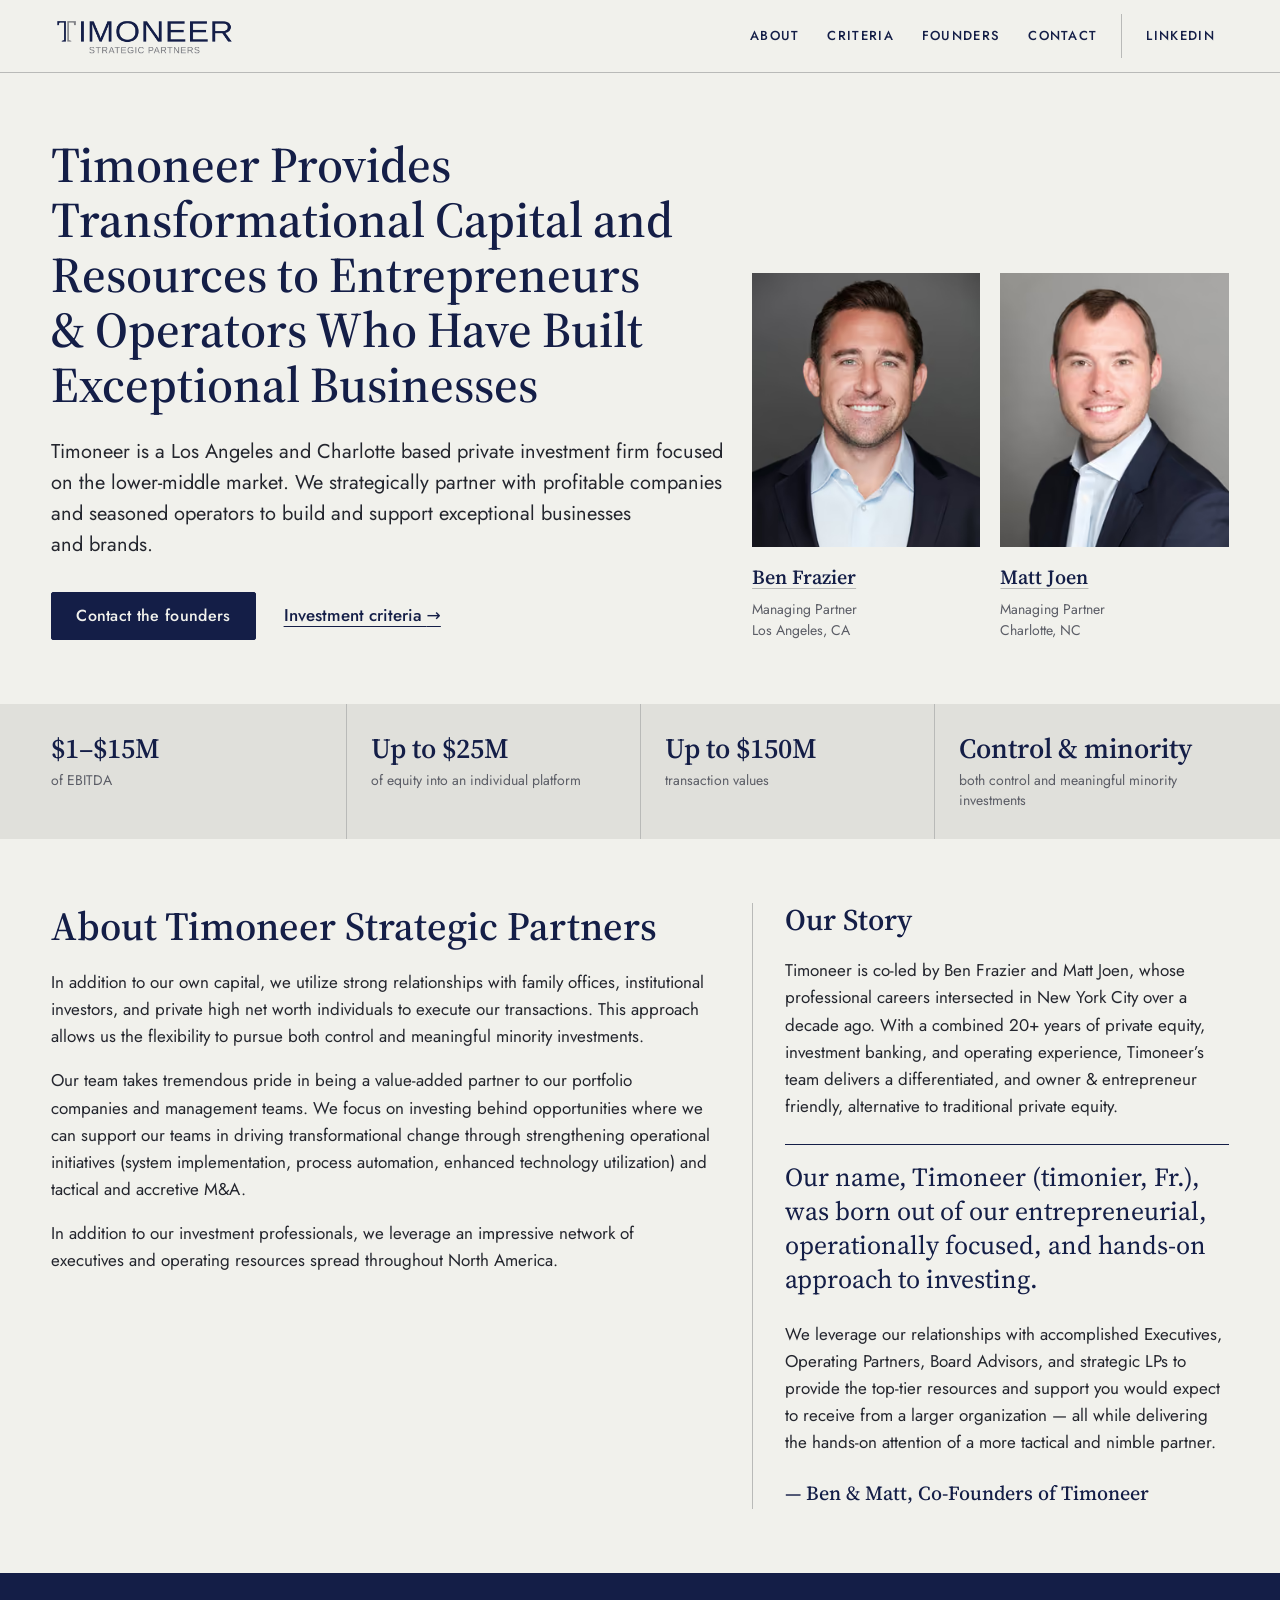
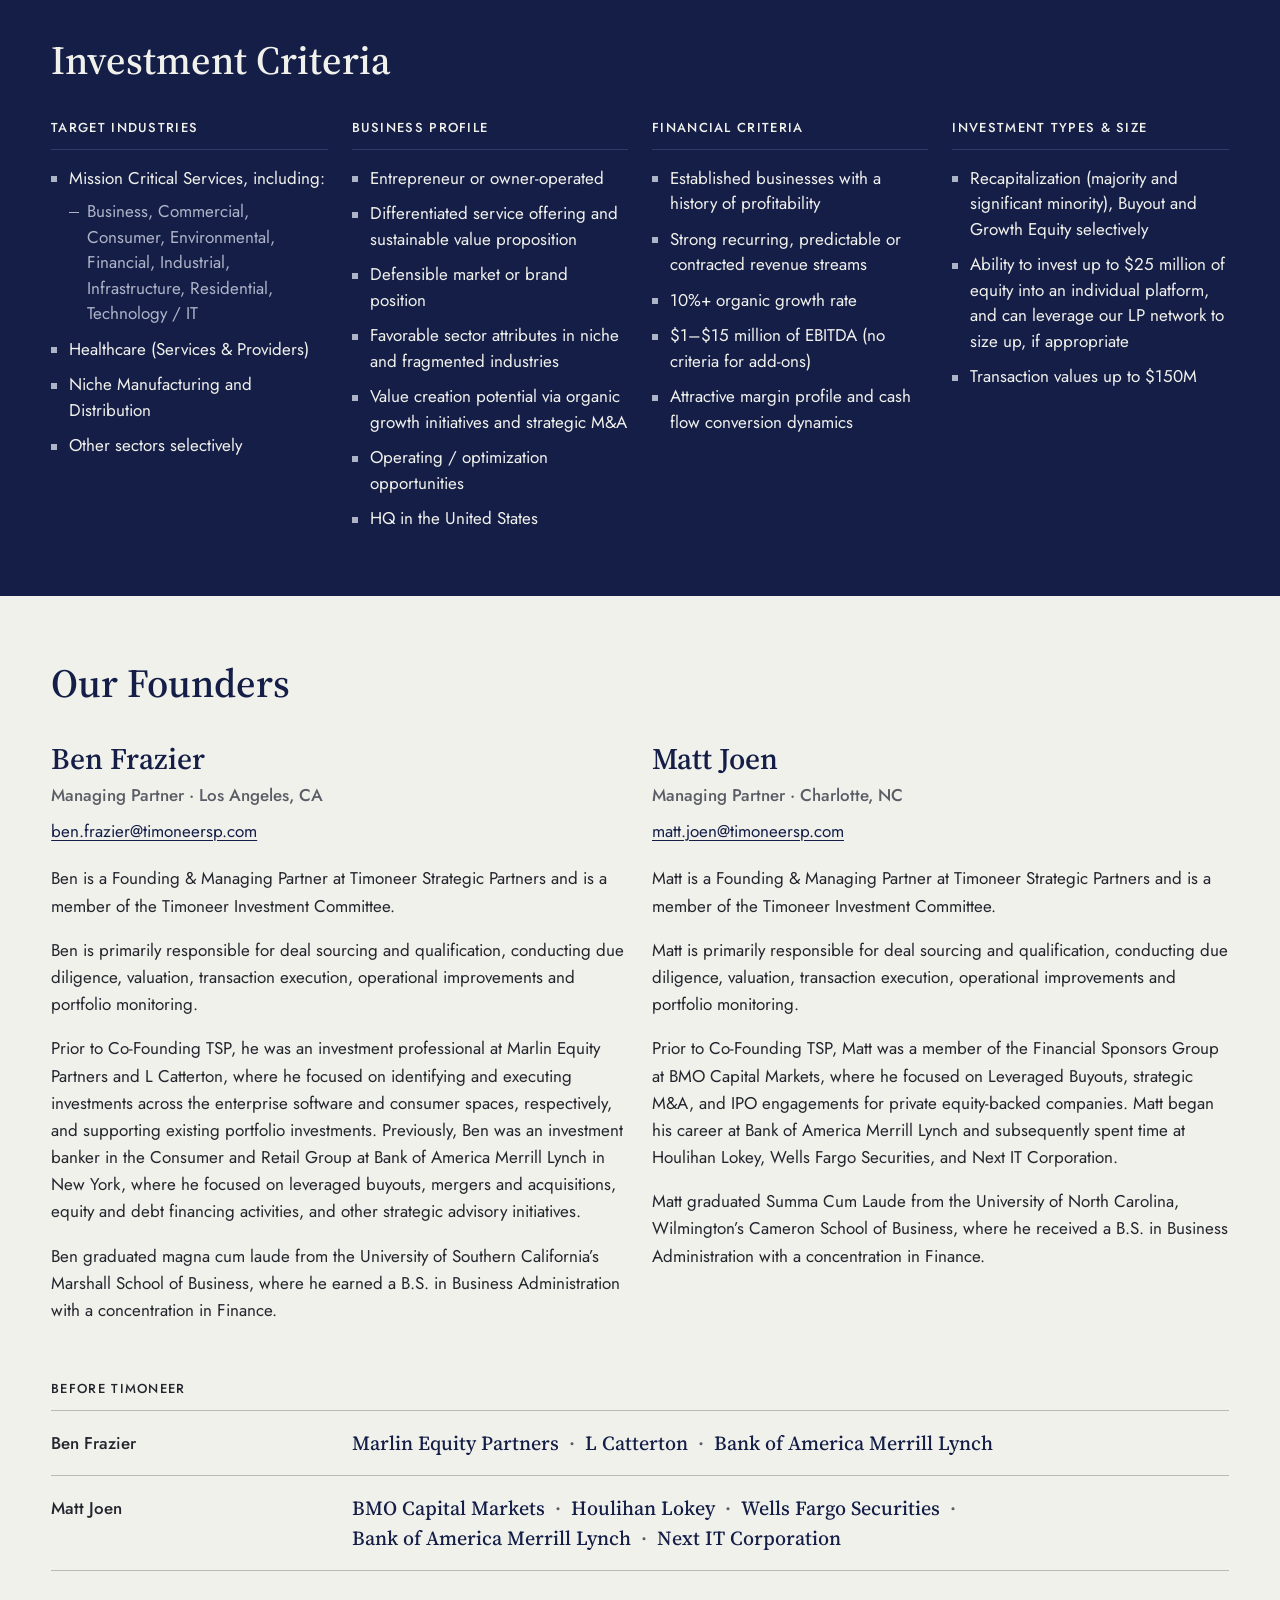
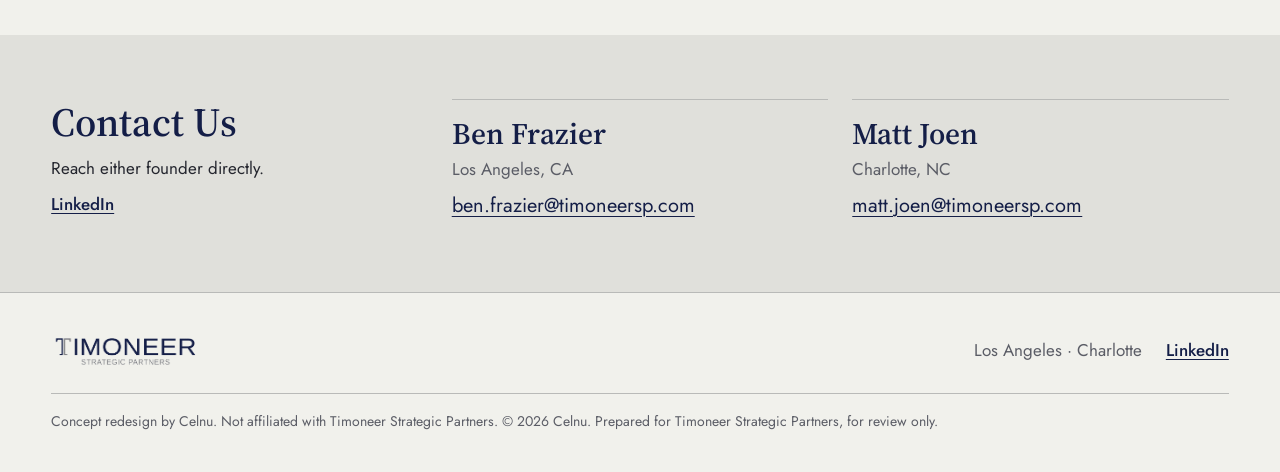
<file: timoneer/index.html>
<!DOCTYPE html><html lang="en"><head><meta charset="utf-8"><meta name="viewport" content="width=device-width, initial-scale=1"><!-- Concept only: keep out of search engines (CLAUDE.md §1, §8) --><meta name="robots" content="noindex, nofollow"><title>Timoneer Strategic Partners</title><!-- No firm favicon exists; an empty icon stops the default /favicon.ico request --><link rel="icon" href="data:,"><!-- Preload the Latin subsets so the font swap doesn't shift the layout --><link rel="preload" href="/timoneer/_astro/jost-latin-wght-normal.ObQm3Zd1.woff2" as="font" type="font/woff2" crossorigin><link rel="preload" href="/timoneer/_astro/source-serif-4-latin-opsz-normal.BpEBLj1O.woff2" as="font" type="font/woff2" crossorigin><script>document.documentElement.classList.add('js');</script><link rel="stylesheet" href="/timoneer/_astro/index.BOr5cdcN.css"></head><body><a class="skip-link" href="#main" data-astro-cid-fzpbxy5g>Skip to content</a><header class="site-header" data-astro-cid-fzpbxy5g><div class="wrap site-header__inner" data-astro-cid-fzpbxy5g><a class="site-header__logo" href="#top" data-astro-cid-fzpbxy5g><img src="/timoneer/_astro/timoneer-logo.DxAEr-yx.gif" width="682" height="174" alt="Timoneer Strategic Partners" data-astro-cid-fzpbxy5g></a><nav class="site-nav" data-astro-cid-fzpbxy5g><button class="site-nav__toggle label" type="button" aria-expanded="false" aria-controls="site-menu" data-astro-cid-fzpbxy5g>Menu</button><ul class="site-nav__list" id="site-menu" data-astro-cid-fzpbxy5g><li data-astro-cid-fzpbxy5g><a class="label" href="#about" data-astro-cid-fzpbxy5g>About</a></li><li data-astro-cid-fzpbxy5g><a class="label" href="#criteria" data-astro-cid-fzpbxy5g>Criteria</a></li><li data-astro-cid-fzpbxy5g><a class="label" href="#founders" data-astro-cid-fzpbxy5g>Founders</a></li><li data-astro-cid-fzpbxy5g><a class="label" href="#contact" data-astro-cid-fzpbxy5g>Contact</a></li><li class="site-nav__external" data-astro-cid-fzpbxy5g><a class="label" href="https://www.linkedin.com/company/timoneer-strategic-partners" data-astro-cid-fzpbxy5g>LinkedIn</a></li></ul></nav></div></header><script type="module">var e=document.querySelector(`.site-nav__toggle`),t=document.getElementById(`site-menu`);if(e&&t){let n=n=>{e.setAttribute(`aria-expanded`,String(n)),t.classList.toggle(`is-open`,n)},r=()=>e.getAttribute(`aria-expanded`)===`true`;e.addEventListener(`click`,()=>n(!r())),t.addEventListener(`click`,e=>{e.target.closest(`a`)&&n(!1)}),document.addEventListener(`keydown`,t=>{t.key===`Escape`&&r()&&(n(!1),e.focus())})}</script><main id="main"><section class="hero" id="top" aria-labelledby="hero-title" data-astro-cid-ge2uvauf><div class="wrap grid hero__grid" data-astro-cid-ge2uvauf><div class="hero__text" data-astro-cid-ge2uvauf><h1 id="hero-title" data-astro-cid-ge2uvauf>Timoneer Provides Transformational Capital and Resources to Entrepreneurs &amp; Operators Who Have Built Exceptional Businesses</h1><p class="hero__lead" data-astro-cid-ge2uvauf>Timoneer is a Los Angeles and Charlotte based private investment firm focused on the lower-middle market. We strategically partner with profitable companies and seasoned operators to build and support exceptional businesses and brands.</p><div class="hero__actions" data-astro-cid-ge2uvauf><a class="button" href="#contact" data-astro-cid-ge2uvauf>Contact the founders</a><a class="text-link" href="#criteria" data-astro-cid-ge2uvauf>Investment criteria <span aria-hidden="true" data-astro-cid-ge2uvauf>→</span></a></div></div><div class="hero__portraits" data-astro-cid-ge2uvauf><figure class="portrait" data-astro-cid-ge2uvauf><picture data-astro-cid-ge2uvauf="true"><source srcset="/timoneer/_astro/ben-frazier--team.CeQ9M-hP_ZXloTG.avif 280w, /timoneer/_astro/ben-frazier--team.CeQ9M-hP_Z5qNRK.avif 420w, /timoneer/_astro/ben-frazier--team.CeQ9M-hP_VBN4e.avif 560w, /timoneer/_astro/ben-frazier--team.CeQ9M-hP_17D0Lf.avif 840w" type="image/avif" sizes="(min-width: 64rem) 240px, (min-width: 38rem) 262px, calc(50vw - 26px)"><source srcset="/timoneer/_astro/ben-frazier--team.CeQ9M-hP_Z4gdXL.webp 280w, /timoneer/_astro/ben-frazier--team.CeQ9M-hP_NDm3a.webp 420w, /timoneer/_astro/ben-frazier--team.CeQ9M-hP_1PGY09.webp 560w, /timoneer/_astro/ben-frazier--team.CeQ9M-hP_Z1nUicT.webp 840w" type="image/webp" sizes="(min-width: 64rem) 240px, (min-width: 38rem) 262px, calc(50vw - 26px)"><img src="/timoneer/_astro/ben-frazier--team.CeQ9M-hP_1R9yPW.jpg" srcset="/timoneer/_astro/ben-frazier--team.CeQ9M-hP_RHxTG.jpg 280w, /timoneer/_astro/ben-frazier--team.CeQ9M-hP_1KC8VC.jpg 420w, /timoneer/_astro/ben-frazier--team.CeQ9M-hP_Z2hvmUk.jpg 560w, /timoneer/_astro/ben-frazier--team.CeQ9M-hP_Z2qIOrh.jpg 840w" alt="Portrait of Ben Frazier" sizes="(min-width: 64rem) 240px, (min-width: 38rem) 262px, calc(50vw - 26px)" loading="eager" style="object-position: 50% 0%" data-astro-cid-ge2uvauf="true" decoding="async" width="1280" height="1600"></picture><figcaption data-astro-cid-ge2uvauf><a class="portrait__name" href="#founders" data-astro-cid-ge2uvauf>Ben Frazier</a><span class="portrait__meta" data-astro-cid-ge2uvauf>Managing Partner</span><span class="portrait__meta" data-astro-cid-ge2uvauf>Los Angeles, CA</span></figcaption></figure><figure class="portrait" data-astro-cid-ge2uvauf><picture data-astro-cid-ge2uvauf="true"><source srcset="/timoneer/_astro/matt-joen--team.BNciGrHL_1nqtuB.avif 280w, /timoneer/_astro/matt-joen--team.BNciGrHL_1UPRHo.avif 420w, /timoneer/_astro/matt-joen--team.BNciGrHL_Z1V39Gk.avif 560w, /timoneer/_astro/matt-joen--team.BNciGrHL_Z1VzxC4.avif 840w" type="image/avif" sizes="(min-width: 64rem) 240px, (min-width: 38rem) 262px, calc(50vw - 26px)"><source srcset="/timoneer/_astro/matt-joen--team.BNciGrHL_1WFbXG.webp 280w, /timoneer/_astro/matt-joen--team.BNciGrHL_2v5Abt.webp 420w, /timoneer/_astro/matt-joen--team.BNciGrHL_Z1lNrdf.webp 560w, /timoneer/_astro/matt-joen--team.BNciGrHL_Hi6GF.webp 840w" type="image/webp" sizes="(min-width: 64rem) 240px, (min-width: 38rem) 262px, calc(50vw - 26px)"><img src="/timoneer/_astro/matt-joen--team.BNciGrHL_1z3ba7.jpg" srcset="/timoneer/_astro/matt-joen--team.BNciGrHL_Z2rsCsI.jpg 280w, /timoneer/_astro/matt-joen--team.BNciGrHL_Z1T3efV.jpg 420w, /timoneer/_astro/matt-joen--team.BNciGrHL_ZFK7PI.jpg 560w, /timoneer/_astro/matt-joen--team.BNciGrHL_1ebmRc.jpg 840w" alt="Portrait of Matt Joen" sizes="(min-width: 64rem) 240px, (min-width: 38rem) 262px, calc(50vw - 26px)" loading="eager" style="object-position: 50% 62.5%" data-astro-cid-ge2uvauf="true" decoding="async" width="1150" height="1437"></picture><figcaption data-astro-cid-ge2uvauf><a class="portrait__name" href="#founders" data-astro-cid-ge2uvauf>Matt Joen</a><span class="portrait__meta" data-astro-cid-ge2uvauf>Managing Partner</span><span class="portrait__meta" data-astro-cid-ge2uvauf>Charlotte, NC</span></figcaption></figure></div></div></section><div class="facts" data-astro-cid-sc4di4z7><ul class="wrap facts__list" data-astro-cid-sc4di4z7><li data-astro-cid-sc4di4z7><span class="facts__figure" data-astro-cid-sc4di4z7>$1–$15M</span> <span class="facts__label" data-astro-cid-sc4di4z7>of EBITDA</span></li><li data-astro-cid-sc4di4z7><span class="facts__figure" data-astro-cid-sc4di4z7>Up to $25M</span> <span class="facts__label" data-astro-cid-sc4di4z7>of equity into an individual platform</span></li><li data-astro-cid-sc4di4z7><span class="facts__figure" data-astro-cid-sc4di4z7>Up to $150M</span> <span class="facts__label" data-astro-cid-sc4di4z7>transaction values</span></li><li data-astro-cid-sc4di4z7><span class="facts__figure" data-astro-cid-sc4di4z7>Control &amp; minority</span> <span class="facts__label" data-astro-cid-sc4di4z7>both control and meaningful minority investments</span></li></ul></div><section class="about" id="about" aria-labelledby="about-title" data-astro-cid-oxgmilyn><div class="wrap grid about__grid" data-astro-cid-oxgmilyn><div class="about__main" data-astro-cid-oxgmilyn><h2 id="about-title" data-astro-cid-oxgmilyn>About Timoneer Strategic Partners</h2><div class="prose about__body" data-astro-cid-oxgmilyn><p data-astro-cid-oxgmilyn>In addition to our own capital, we utilize strong relationships with family offices, institutional investors, and private high net worth individuals to execute our transactions. This approach allows us the flexibility to pursue both control and meaningful minority investments.</p><p data-astro-cid-oxgmilyn>Our team takes tremendous pride in being a value-added partner to our portfolio companies and management teams. We focus on investing behind opportunities where we can support our teams in driving transformational change through strengthening operational initiatives (system implementation, process automation, enhanced technology utilization) and tactical and accretive M&amp;A.</p><p data-astro-cid-oxgmilyn>In addition to our investment professionals, we leverage an impressive network of executives and operating resources spread throughout North America.</p></div></div><div class="about__story" data-astro-cid-oxgmilyn><h3 data-astro-cid-oxgmilyn>Our Story</h3><div class="prose about__body" data-astro-cid-oxgmilyn><p data-astro-cid-oxgmilyn>Timoneer is co-led by Ben Frazier and Matt Joen, whose professional careers intersected in New York City over a decade ago. With a combined 20+ years of private equity, investment banking, and operating experience, Timoneer’s team delivers a differentiated, and owner &amp; entrepreneur friendly, alternative to traditional private equity.</p><p class="pullquote" data-astro-cid-oxgmilyn>Our name, Timoneer (timonier, Fr.), was born out of our entrepreneurial, operationally focused, and hands-on approach to investing.</p><p data-astro-cid-oxgmilyn>We leverage our relationships with accomplished Executives, Operating Partners, Board Advisors, and strategic LPs to provide the top-tier resources and support you would expect to receive from a larger organization — all while delivering the hands-on attention of a more tactical and nimble partner.</p><p class="signoff" data-astro-cid-oxgmilyn>— Ben &amp; Matt, Co-Founders of Timoneer</p></div></div></div></section><section class="criteria on-navy" id="criteria" aria-labelledby="criteria-title" data-astro-cid-dic3q2ep><div class="wrap" data-astro-cid-dic3q2ep><h2 id="criteria-title" data-astro-cid-dic3q2ep>Investment Criteria</h2><div class="criteria__grid" data-astro-cid-dic3q2ep><div class="criteria__group" data-astro-cid-dic3q2ep><h3 class="label" data-astro-cid-dic3q2ep>TARGET INDUSTRIES</h3><ul class="criteria__list" data-astro-cid-dic3q2ep><li data-astro-cid-dic3q2ep>Mission Critical Services, including:<ul data-astro-cid-dic3q2ep><li data-astro-cid-dic3q2ep>Business, Commercial, Consumer, Environmental, Financial, Industrial, Infrastructure, Residential, Technology / IT</li></ul></li><li data-astro-cid-dic3q2ep>Healthcare (Services &amp; Providers)</li><li data-astro-cid-dic3q2ep>Niche Manufacturing and Distribution</li><li data-astro-cid-dic3q2ep>Other sectors selectively</li></ul></div><div class="criteria__group" data-astro-cid-dic3q2ep><h3 class="label" data-astro-cid-dic3q2ep>BUSINESS PROFILE</h3><ul class="criteria__list" data-astro-cid-dic3q2ep><li data-astro-cid-dic3q2ep>Entrepreneur or owner-operated</li><li data-astro-cid-dic3q2ep>Differentiated service offering and sustainable value proposition</li><li data-astro-cid-dic3q2ep>Defensible market or brand position</li><li data-astro-cid-dic3q2ep>Favorable sector attributes in niche and fragmented industries</li><li data-astro-cid-dic3q2ep>Value creation potential via organic growth initiatives and strategic M&amp;A</li><li data-astro-cid-dic3q2ep>Operating / optimization opportunities</li><li data-astro-cid-dic3q2ep>HQ in the United States</li></ul></div><div class="criteria__group" data-astro-cid-dic3q2ep><h3 class="label" data-astro-cid-dic3q2ep>FINANCIAL CRITERIA</h3><ul class="criteria__list" data-astro-cid-dic3q2ep><li data-astro-cid-dic3q2ep>Established businesses with a history of profitability</li><li data-astro-cid-dic3q2ep>Strong recurring, predictable or contracted revenue streams</li><li data-astro-cid-dic3q2ep>10%+ organic growth rate</li><li data-astro-cid-dic3q2ep>$1–$15 million of EBITDA (no criteria for add-ons)</li><li data-astro-cid-dic3q2ep>Attractive margin profile and cash flow conversion dynamics</li></ul></div><div class="criteria__group" data-astro-cid-dic3q2ep><h3 class="label" data-astro-cid-dic3q2ep>INVESTMENT TYPES &amp; SIZE</h3><ul class="criteria__list" data-astro-cid-dic3q2ep><li data-astro-cid-dic3q2ep>Recapitalization (majority and significant minority), Buyout and Growth Equity selectively</li><li data-astro-cid-dic3q2ep>Ability to invest up to $25 million of equity into an individual platform, and can leverage our LP network to size up, if appropriate</li><li data-astro-cid-dic3q2ep>Transaction values up to $150M</li></ul></div></div></div></section><section class="founders" id="founders" aria-labelledby="founders-title" data-astro-cid-uroz6ktv><div class="wrap" data-astro-cid-uroz6ktv><h2 id="founders-title" data-astro-cid-uroz6ktv>Our Founders</h2><div class="grid founders__grid" data-astro-cid-uroz6ktv><article class="founder" aria-labelledby="ben-frazier-name" data-astro-cid-uroz6ktv><h3 id="ben-frazier-name" data-astro-cid-uroz6ktv>Ben Frazier</h3><p class="founder__meta" data-astro-cid-uroz6ktv>Managing Partner<span aria-hidden="true" data-astro-cid-uroz6ktv> · </span><span class="visually-hidden" data-astro-cid-uroz6ktv>, </span>Los Angeles, CA</p><p class="founder__email" data-astro-cid-uroz6ktv><a href="mailto:ben.frazier@timoneersp.com" data-astro-cid-uroz6ktv>ben.frazier@timoneersp.com</a></p><div class="founder__bio prose" data-astro-cid-uroz6ktv><p data-astro-cid-uroz6ktv>Ben is a Founding &amp; Managing Partner at Timoneer Strategic Partners and is a member of the Timoneer Investment Committee.</p><p data-astro-cid-uroz6ktv>Ben is primarily responsible for deal sourcing and qualification, conducting due diligence, valuation, transaction execution, operational improvements and portfolio monitoring.</p><p data-astro-cid-uroz6ktv>Prior to Co-Founding TSP, he was an investment professional at Marlin Equity Partners and L Catterton, where he focused on identifying and executing investments across the enterprise software and consumer spaces, respectively, and supporting existing portfolio investments. Previously, Ben was an investment banker in the Consumer and Retail Group at Bank of America Merrill Lynch in New York, where he focused on leveraged buyouts, mergers and acquisitions, equity and debt financing activities, and other strategic advisory initiatives.</p><p data-astro-cid-uroz6ktv>Ben graduated magna cum laude from the University of Southern California’s Marshall School of Business, where he earned a B.S. in Business Administration with a concentration in Finance.</p></div></article><article class="founder" aria-labelledby="matt-joen-name" data-astro-cid-uroz6ktv><h3 id="matt-joen-name" data-astro-cid-uroz6ktv>Matt Joen</h3><p class="founder__meta" data-astro-cid-uroz6ktv>Managing Partner<span aria-hidden="true" data-astro-cid-uroz6ktv> · </span><span class="visually-hidden" data-astro-cid-uroz6ktv>, </span>Charlotte, NC</p><p class="founder__email" data-astro-cid-uroz6ktv><a href="mailto:matt.joen@timoneersp.com" data-astro-cid-uroz6ktv>matt.joen@timoneersp.com</a></p><div class="founder__bio prose" data-astro-cid-uroz6ktv><p data-astro-cid-uroz6ktv>Matt is a Founding &amp; Managing Partner at Timoneer Strategic Partners and is a member of the Timoneer Investment Committee.</p><p data-astro-cid-uroz6ktv>Matt is primarily responsible for deal sourcing and qualification, conducting due diligence, valuation, transaction execution, operational improvements and portfolio monitoring.</p><p data-astro-cid-uroz6ktv>Prior to Co-Founding TSP, Matt was a member of the Financial Sponsors Group at BMO Capital Markets, where he focused on Leveraged Buyouts, strategic M&amp;A, and IPO engagements for private equity-backed companies. Matt began his career at Bank of America Merrill Lynch and subsequently spent time at Houlihan Lokey, Wells Fargo Securities, and Next IT Corporation.</p><p data-astro-cid-uroz6ktv>Matt graduated Summa Cum Laude from the University of North Carolina, Wilmington’s Cameron School of Business, where he received a B.S. in Business Administration with a concentration in Finance.</p></div></article></div><div class="ledger" data-astro-cid-fvom6sgh><p class="label ledger__label" data-astro-cid-fvom6sgh>Before Timoneer</p><dl data-astro-cid-fvom6sgh><div class="grid ledger__row" data-astro-cid-fvom6sgh><dt data-astro-cid-fvom6sgh>Ben Frazier</dt><dd data-astro-cid-fvom6sgh><ul class="ledger__firms" data-astro-cid-fvom6sgh><li data-astro-cid-fvom6sgh>Marlin Equity Partners</li><li data-astro-cid-fvom6sgh>L Catterton</li><li data-astro-cid-fvom6sgh>Bank of America Merrill Lynch</li></ul></dd></div><div class="grid ledger__row" data-astro-cid-fvom6sgh><dt data-astro-cid-fvom6sgh>Matt Joen</dt><dd data-astro-cid-fvom6sgh><ul class="ledger__firms" data-astro-cid-fvom6sgh><li data-astro-cid-fvom6sgh>BMO Capital Markets</li><li data-astro-cid-fvom6sgh>Houlihan Lokey</li><li data-astro-cid-fvom6sgh>Wells Fargo Securities</li><li data-astro-cid-fvom6sgh>Bank of America Merrill Lynch</li><li data-astro-cid-fvom6sgh>Next IT Corporation</li></ul></dd></div></dl></div></div></section><section class="contact" id="contact" aria-labelledby="contact-title" data-astro-cid-he3spzz3><div class="wrap grid contact__grid" data-astro-cid-he3spzz3><div class="contact__head" data-astro-cid-he3spzz3><h2 id="contact-title" data-astro-cid-he3spzz3>Contact Us</h2><p class="contact__intro" data-astro-cid-he3spzz3>Reach either founder directly.</p><a class="contact__linkedin" href="https://www.linkedin.com/company/timoneer-strategic-partners" data-astro-cid-he3spzz3>LinkedIn</a></div><ul class="contact__people" data-astro-cid-he3spzz3><li data-astro-cid-he3spzz3><p class="contact__name" data-astro-cid-he3spzz3>Ben Frazier</p><p class="contact__city" data-astro-cid-he3spzz3>Los Angeles, CA</p><a class="contact__email" href="mailto:ben.frazier@timoneersp.com" data-astro-cid-he3spzz3>ben.frazier@timoneersp.com</a></li><li data-astro-cid-he3spzz3><p class="contact__name" data-astro-cid-he3spzz3>Matt Joen</p><p class="contact__city" data-astro-cid-he3spzz3>Charlotte, NC</p><a class="contact__email" href="mailto:matt.joen@timoneersp.com" data-astro-cid-he3spzz3>matt.joen@timoneersp.com</a></li></ul></div></section></main><footer class="site-footer" data-astro-cid-nns7i3if><div class="wrap" data-astro-cid-nns7i3if><div class="site-footer__top" data-astro-cid-nns7i3if><img class="site-footer__logo" src="/timoneer/_astro/timoneer-logo.DxAEr-yx.gif" width="682" height="174" alt="Timoneer Strategic Partners" data-astro-cid-nns7i3if><div class="site-footer__meta" data-astro-cid-nns7i3if><p data-astro-cid-nns7i3if>Los Angeles<span aria-hidden="true" data-astro-cid-nns7i3if> · </span><span class="visually-hidden" data-astro-cid-nns7i3if>, </span>Charlotte</p><a href="https://www.linkedin.com/company/timoneer-strategic-partners" data-astro-cid-nns7i3if>LinkedIn</a></div></div><p class="site-footer__concept" data-astro-cid-nns7i3if>Concept redesign by Celnu. Not affiliated with Timoneer Strategic Partners. © 2026 Celnu. Prepared for Timoneer Strategic Partners, for review only.</p></div></footer></body></html>
</file>
<file: timoneer/_astro/index.BOr5cdcN.css>
@font-face{font-family:"Source Serif 4 Variable";font-style:normal;font-display:swap;font-weight:200 900;src:url(/timoneer/_astro/source-serif-4-cyrillic-ext-opsz-normal.DIwfbPUE.woff2)format("woff2-variations");unicode-range:U+460-52F,U+1C80-1C8A,U+20B4,U+2DE0-2DFF,U+A640-A69F,U+FE2E-FE2F}@font-face{font-family:"Source Serif 4 Variable";font-style:normal;font-display:swap;font-weight:200 900;src:url(/timoneer/_astro/source-serif-4-cyrillic-opsz-normal.C0olyEE-.woff2)format("woff2-variations");unicode-range:U+301,U+400-45F,U+490-491,U+4B0-4B1,U+2116}@font-face{font-family:"Source Serif 4 Variable";font-style:normal;font-display:swap;font-weight:200 900;src:url(/timoneer/_astro/source-serif-4-greek-opsz-normal.DrHU7SY7.woff2)format("woff2-variations");unicode-range:U+370-377,U+37A-37F,U+384-38A,U+38C,U+38E-3A1,U+3A3-3FF}@font-face{font-family:"Source Serif 4 Variable";font-style:normal;font-display:swap;font-weight:200 900;src:url(/timoneer/_astro/source-serif-4-vietnamese-opsz-normal.DX68cEVD.woff2)format("woff2-variations");unicode-range:U+102-103,U+110-111,U+128-129,U+168-169,U+1A0-1A1,U+1AF-1B0,U+300-301,U+303-304,U+308-309,U+323,U+329,U+1EA0-1EF9,U+20AB}@font-face{font-family:"Source Serif 4 Variable";font-style:normal;font-display:swap;font-weight:200 900;src:url(/timoneer/_astro/source-serif-4-latin-ext-opsz-normal.HoL-AExg.woff2)format("woff2-variations");unicode-range:U+100-2BA,U+2BD-2C5,U+2C7-2CC,U+2CE-2D7,U+2DD-2FF,U+304,U+308,U+329,U+1D00-1DBF,U+1E00-1E9F,U+1EF2-1EFF,U+2020,U+20A0-20AB,U+20AD-20C4,U+2113,U+2C60-2C7F,U+A720-A7FF}@font-face{font-family:"Source Serif 4 Variable";font-style:normal;font-display:swap;font-weight:200 900;src:url(/timoneer/_astro/source-serif-4-latin-opsz-normal.BpEBLj1O.woff2)format("woff2-variations");unicode-range:U+??,U+131,U+152-153,U+2BB-2BC,U+2C6,U+2DA,U+2DC,U+304,U+308,U+329,U+2000-206F,U+20AC,U+2122,U+2191,U+2193,U+2212,U+2215,U+FEFF,U+FFFD}@font-face{font-family:Jost Variable;font-style:normal;font-display:swap;font-weight:100 900;src:url(/timoneer/_astro/jost-cyrillic-wght-normal.CjwCQKo9.woff2)format("woff2-variations");unicode-range:U+301,U+400-45F,U+490-491,U+4B0-4B1,U+2116}@font-face{font-family:Jost Variable;font-style:normal;font-display:swap;font-weight:100 900;src:url(/timoneer/_astro/jost-latin-ext-wght-normal.BDUtSsKd.woff2)format("woff2-variations");unicode-range:U+100-2BA,U+2BD-2C5,U+2C7-2CC,U+2CE-2D7,U+2DD-2FF,U+304,U+308,U+329,U+1D00-1DBF,U+1E00-1E9F,U+1EF2-1EFF,U+2020,U+20A0-20AB,U+20AD-20C0,U+2113,U+2C60-2C7F,U+A720-A7FF}@font-face{font-family:Jost Variable;font-style:normal;font-display:swap;font-weight:100 900;src:url(/timoneer/_astro/jost-latin-wght-normal.ObQm3Zd1.woff2)format("woff2-variations");unicode-range:U+??,U+131,U+152-153,U+2BB-2BC,U+2C6,U+2DA,U+2DC,U+304,U+308,U+329,U+2000-206F,U+20AC,U+2122,U+2191,U+2193,U+2212,U+2215,U+FEFF,U+FFFD}:root{--paper:#f1f1ec;--stone:#e0e0db;--navy:#141e47;--navy-ink:#0f1638;--ink:#24262e;--muted:#5b5d66;--grey-rule:#b9bab8;--on-navy:#f1f1ec;--on-navy-muted:#aeb4c8;--rule-on-navy:#2f3a66;--font-serif:"Source Serif 4 Variable", Georgia, serif;--font-sans:"Jost Variable", system-ui, sans-serif;--step--1:.875rem;--step-0:1.0625rem;--step-1:1.25rem;--step-2:clamp(1.5rem, 1.2rem + 1vw, 1.875rem);--step-3:clamp(1.875rem, 1.4rem + 1.6vw, 2.5rem);--step-4:clamp(2rem, 1.3rem + 2.4vw, 3.125rem);--gutter:clamp(16px, 4vw, 64px);--max:1200px;--section-y:clamp(44px, 5vw, 64px);--gap:24px;--radius:2px;--header-h:72px}@media (width<=51.99rem){:root{--header-h:64px}}*,:before,:after{box-sizing:border-box}*{margin:0}html{-webkit-text-size-adjust:100%;text-size-adjust:100%}@media (prefers-reduced-motion:no-preference){html{scroll-behavior:smooth}}img,picture,svg{max-width:100%;height:auto;display:block}input,button,textarea,select{font:inherit;color:inherit}ul,ol{padding:0}body{background:var(--paper);color:var(--ink);font-family:var(--font-sans);font-size:var(--step-0);overflow-wrap:break-word;-webkit-font-smoothing:antialiased;text-rendering:optimizelegibility;font-weight:400;line-height:1.6}h1,h2,h3{font-family:var(--font-serif);color:var(--navy);text-wrap:balance;font-weight:560;line-height:1.15}h1{font-size:var(--step-4);line-height:1.1}h2{font-size:var(--step-3)}h3{font-size:var(--step-2)}p{text-wrap:pretty;max-width:66ch}a{color:var(--navy);text-underline-offset:.2em;text-decoration-line:underline;text-decoration-thickness:1px}a:hover{text-decoration-thickness:2px}@media (prefers-reduced-motion:no-preference){a,button{transition:color .15s,background-color .15s,text-decoration-color .15s}}[id]{scroll-margin-top:var(--header-h)}:focus-visible{outline:2px solid var(--navy);outline-offset:3px}.on-navy :focus-visible{outline-color:var(--on-navy)}.wrap{max-width:calc(var(--max) + var(--gutter) * 2);padding-inline:var(--gutter);margin-inline:auto}.grid{column-gap:var(--gap);grid-template-columns:repeat(12,minmax(0,1fr));display:grid}.grid>*{grid-column:1/-1}.prose>*+*{margin-top:1em}.button{background:var(--navy);min-height:48px;color:var(--paper);border:1px solid var(--navy);border-radius:var(--radius);letter-spacing:.02em;justify-content:center;align-items:center;padding:0 24px;font-size:1rem;font-weight:500;text-decoration:none;display:inline-flex}.button:hover{background:var(--navy-ink)}.text-link{text-underline-offset:.3em;min-height:44px;padding-block:8px;font-weight:500;display:inline-block}.label{font-family:var(--font-sans);letter-spacing:.1em;text-transform:uppercase;font-size:.8125rem;font-weight:500;line-height:1.4}.visually-hidden{clip:rect(0 0 0 0);clip-path:inset(50%);white-space:nowrap;border:0;width:1px;height:1px;margin:-1px;padding:0;position:absolute;overflow:hidden}.skip-link{z-index:100;background:var(--navy);min-height:44px;color:var(--on-navy);border-radius:var(--radius);align-items:center;padding:0 16px;display:inline-flex;position:absolute;top:8px;left:8px;transform:translateY(-200%)}.skip-link:focus{transform:none}.site-header[data-astro-cid-fzpbxy5g]{z-index:10;background:var(--paper);border-bottom:1px solid var(--grey-rule);position:sticky;top:0}.site-header__inner[data-astro-cid-fzpbxy5g]{justify-content:space-between;align-items:center;gap:var(--gap);height:var(--header-h);display:flex}.site-header__logo[data-astro-cid-fzpbxy5g]{flex:none;display:block}.site-header__logo[data-astro-cid-fzpbxy5g] img[data-astro-cid-fzpbxy5g]{width:188px}.site-nav__list[data-astro-cid-fzpbxy5g]{align-items:center;list-style:none;display:flex}.site-nav__list[data-astro-cid-fzpbxy5g] a[data-astro-cid-fzpbxy5g]{min-height:44px;color:var(--navy);align-items:center;padding:0 14px;text-decoration:none;display:inline-flex}.site-nav__list[data-astro-cid-fzpbxy5g] a[data-astro-cid-fzpbxy5g]:hover{text-underline-offset:.4em;text-decoration:underline}.site-nav__external[data-astro-cid-fzpbxy5g]{border-left:1px solid var(--grey-rule);margin-left:10px;padding-left:10px}.site-nav__toggle[data-astro-cid-fzpbxy5g]{min-height:44px;color:var(--navy);border:1px solid var(--navy);border-radius:var(--radius);cursor:pointer;background:0 0;align-items:center;padding:0 16px;display:none}.site-nav__toggle[data-astro-cid-fzpbxy5g][aria-expanded=true]{background:var(--navy);color:var(--paper)}@media (width<=51.99rem){.site-header__logo[data-astro-cid-fzpbxy5g] img[data-astro-cid-fzpbxy5g]{width:160px}html:not(.js) .site-header__inner[data-astro-cid-fzpbxy5g]{flex-wrap:wrap;height:auto;padding-block:12px}html:not(.js) .site-nav__list[data-astro-cid-fzpbxy5g]{flex-wrap:wrap}.js .site-nav__toggle[data-astro-cid-fzpbxy5g]{display:inline-flex}.js .site-nav__list[data-astro-cid-fzpbxy5g]{padding:4px var(--gutter) 16px;background:var(--paper);border-bottom:1px solid var(--grey-rule);flex-direction:column;align-items:stretch;display:none;position:absolute;top:100%;left:0;right:0}.js .site-nav__list[data-astro-cid-fzpbxy5g].is-open{display:flex}.js .site-nav__list[data-astro-cid-fzpbxy5g] li[data-astro-cid-fzpbxy5g]+li[data-astro-cid-fzpbxy5g]{border-top:1px solid var(--grey-rule)}.js .site-nav__list[data-astro-cid-fzpbxy5g] a[data-astro-cid-fzpbxy5g]{width:100%;min-height:48px;padding:0}.js .site-nav__external[data-astro-cid-fzpbxy5g]{border-left:0;margin:0;padding:0}}.hero[data-astro-cid-ge2uvauf]{padding-block:var(--section-y)}.hero__grid[data-astro-cid-ge2uvauf]{align-items:end;row-gap:40px}.hero__lead[data-astro-cid-ge2uvauf]{font-size:var(--step-1);max-width:56ch;margin-top:24px;line-height:1.55}.hero__actions[data-astro-cid-ge2uvauf]{flex-wrap:wrap;align-items:center;gap:12px 28px;margin-top:32px;display:flex}.hero__portraits[data-astro-cid-ge2uvauf]{grid-template-columns:repeat(2,minmax(0,1fr));gap:20px;width:100%;max-width:34rem;margin-inline:auto;display:grid}.portrait[data-astro-cid-ge2uvauf] img{aspect-ratio:5/6;object-fit:cover;width:100%}.portrait[data-astro-cid-ge2uvauf] figcaption[data-astro-cid-ge2uvauf]{flex-direction:column;margin-top:8px;display:flex}.portrait__name[data-astro-cid-ge2uvauf]{min-height:44px;font-family:var(--font-serif);font-size:var(--step-1);text-decoration-color:var(--grey-rule);align-self:flex-start;align-items:center;font-weight:560;line-height:1.2;display:inline-flex}.portrait__name[data-astro-cid-ge2uvauf]:hover{text-decoration-color:currentColor}.portrait__meta[data-astro-cid-ge2uvauf]{font-size:var(--step--1);color:var(--muted);line-height:1.45}@media (width>=64rem){.hero__text[data-astro-cid-ge2uvauf]{grid-column:1/span 7}.hero__portraits[data-astro-cid-ge2uvauf]{grid-column:8/-1}}.facts[data-astro-cid-sc4di4z7]{background:var(--stone)}.facts__list[data-astro-cid-sc4di4z7]{grid-template-columns:repeat(4,minmax(0,1fr));list-style:none;display:grid}.facts__list[data-astro-cid-sc4di4z7] li[data-astro-cid-sc4di4z7]{padding:28px var(--gap);border-left:1px solid var(--grey-rule);flex-direction:column;gap:6px;display:flex}.facts__list[data-astro-cid-sc4di4z7] li[data-astro-cid-sc4di4z7]:first-child{border-left:0;padding-left:0}.facts__figure[data-astro-cid-sc4di4z7]{font-family:var(--font-serif);color:var(--navy);font-size:clamp(1.375rem,1rem + 1vw,1.75rem);font-weight:560;line-height:1.15}.facts__label[data-astro-cid-sc4di4z7]{font-size:var(--step--1);color:var(--muted);line-height:1.45}@media (width<=51.99rem){.facts__list[data-astro-cid-sc4di4z7]{grid-template-columns:repeat(2,minmax(0,1fr))}.facts__list[data-astro-cid-sc4di4z7] li[data-astro-cid-sc4di4z7]{padding:20px 0 20px 16px}.facts__list[data-astro-cid-sc4di4z7] li[data-astro-cid-sc4di4z7]:nth-child(odd){border-left:0;padding-left:0;padding-right:16px}.facts__list[data-astro-cid-sc4di4z7] li[data-astro-cid-sc4di4z7]:nth-child(n+3){border-top:1px solid var(--grey-rule)}}.about[data-astro-cid-oxgmilyn]{padding-block:var(--section-y)}.about__grid[data-astro-cid-oxgmilyn]{row-gap:40px}.about__body[data-astro-cid-oxgmilyn]{margin-top:20px}.about__story[data-astro-cid-oxgmilyn]{border-top:1px solid var(--grey-rule);padding-top:36px}.about__body[data-astro-cid-oxgmilyn]>.pullquote[data-astro-cid-oxgmilyn]{border-top:1px solid var(--navy);max-width:40rem;font-family:var(--font-serif);color:var(--navy);margin-block:24px;padding-top:16px;font-size:clamp(1.375rem,1.1rem + .7vw,1.625rem);font-weight:420;line-height:1.3}.signoff[data-astro-cid-oxgmilyn]{font-family:var(--font-serif);font-size:var(--step-1);color:var(--navy);font-weight:500}@media (width>=72rem){.about__main[data-astro-cid-oxgmilyn]{grid-column:1/span 7}.about__story[data-astro-cid-oxgmilyn]{border-top:0;border-left:1px solid var(--grey-rule);grid-column:8/-1;padding-top:0;padding-left:32px}}.criteria[data-astro-cid-dic3q2ep]{padding-block:var(--section-y);background:var(--navy);color:var(--on-navy)}.criteria[data-astro-cid-dic3q2ep] h2[data-astro-cid-dic3q2ep]{color:var(--on-navy)}.criteria__grid[data-astro-cid-dic3q2ep]{gap:40px var(--gap);grid-template-columns:repeat(4,minmax(0,1fr));margin-top:36px;display:grid}.criteria[data-astro-cid-dic3q2ep] h3[data-astro-cid-dic3q2ep]{border-bottom:1px solid var(--rule-on-navy);color:var(--on-navy);padding-bottom:12px}.criteria__list[data-astro-cid-dic3q2ep]{margin-top:16px;line-height:1.5;list-style:none}.criteria__list[data-astro-cid-dic3q2ep] li[data-astro-cid-dic3q2ep]{padding-left:18px;position:relative}.criteria__list[data-astro-cid-dic3q2ep] li[data-astro-cid-dic3q2ep]+li[data-astro-cid-dic3q2ep]{margin-top:10px}.criteria__list[data-astro-cid-dic3q2ep] li[data-astro-cid-dic3q2ep]:before{content:"";background:var(--on-navy-muted);width:6px;height:6px;position:absolute;top:.62em;left:0}.criteria__list[data-astro-cid-dic3q2ep] ul[data-astro-cid-dic3q2ep]{color:var(--on-navy-muted);margin-top:8px;list-style:none}.criteria__list[data-astro-cid-dic3q2ep] ul[data-astro-cid-dic3q2ep] li[data-astro-cid-dic3q2ep]:before{width:10px;height:1px;top:.75em}@media (width<=63.99rem){.criteria__grid[data-astro-cid-dic3q2ep]{grid-template-columns:repeat(2,minmax(0,1fr))}}@media (width<=39.99rem){.criteria__grid[data-astro-cid-dic3q2ep]{grid-template-columns:minmax(0,1fr);gap:32px}}.ledger[data-astro-cid-fvom6sgh]{margin-top:56px}.ledger__label[data-astro-cid-fvom6sgh]{color:var(--ink);margin-bottom:12px}.ledger__row[data-astro-cid-fvom6sgh]{border-top:1px solid var(--grey-rule);row-gap:4px;padding-block:18px}.ledger__row[data-astro-cid-fvom6sgh]:last-child{border-bottom:1px solid var(--grey-rule)}.ledger__row[data-astro-cid-fvom6sgh] dt[data-astro-cid-fvom6sgh]{font-weight:500;line-height:1.5}.ledger__firms[data-astro-cid-fvom6sgh]{font-family:var(--font-serif);font-size:var(--step-1);color:var(--navy);flex-wrap:wrap;gap:2px 0;font-weight:500;line-height:1.4;list-style:none;display:flex}.ledger__firms[data-astro-cid-fvom6sgh] li[data-astro-cid-fvom6sgh]{white-space:nowrap}.ledger__firms[data-astro-cid-fvom6sgh] li[data-astro-cid-fvom6sgh]:not(:last-child):after{content:"·";content:"·" / "";color:var(--muted);padding-inline:.5em}@media (width<=39.99rem){.ledger__firms[data-astro-cid-fvom6sgh]{flex-direction:column}.ledger__firms[data-astro-cid-fvom6sgh] li[data-astro-cid-fvom6sgh]{white-space:normal}.ledger__firms[data-astro-cid-fvom6sgh] li[data-astro-cid-fvom6sgh]:not(:last-child):after{content:none}}@media (width>=52rem){.ledger__row[data-astro-cid-fvom6sgh] dt[data-astro-cid-fvom6sgh]{grid-column:1/span 3;padding-top:2px}.ledger__row[data-astro-cid-fvom6sgh] dd[data-astro-cid-fvom6sgh]{grid-column:4/-1}}.founders[data-astro-cid-uroz6ktv]{padding-block:var(--section-y)}.founders__grid[data-astro-cid-uroz6ktv]{row-gap:48px;margin-top:36px}.founder__meta[data-astro-cid-uroz6ktv]{color:var(--muted);margin-top:6px;font-weight:500}.founder__email[data-astro-cid-uroz6ktv] a[data-astro-cid-uroz6ktv]{overflow-wrap:anywhere;align-items:center;min-height:44px;display:inline-flex}.founder__bio[data-astro-cid-uroz6ktv]{margin-top:12px}@media (width>=52rem){.founder[data-astro-cid-uroz6ktv]:first-child{grid-column:1/span 6}.founder[data-astro-cid-uroz6ktv]:last-child{grid-column:7/-1}}.contact[data-astro-cid-he3spzz3]{padding-block:var(--section-y);background:var(--stone)}.contact__grid[data-astro-cid-he3spzz3]{row-gap:28px}.contact__intro[data-astro-cid-he3spzz3]{margin-top:10px}.contact__linkedin[data-astro-cid-he3spzz3]{align-items:center;min-height:44px;font-weight:500;display:inline-flex}.contact__people[data-astro-cid-he3spzz3]{gap:28px var(--gap);grid-template-columns:repeat(2,minmax(0,1fr));list-style:none;display:grid}.contact__people[data-astro-cid-he3spzz3] li[data-astro-cid-he3spzz3]{border-top:1px solid var(--grey-rule);padding-top:16px}.contact__name[data-astro-cid-he3spzz3]{font-family:var(--font-serif);font-size:var(--step-2);color:var(--navy);font-weight:560;line-height:1.2}.contact__city[data-astro-cid-he3spzz3]{color:var(--muted);margin-top:4px}.contact__email[data-astro-cid-he3spzz3]{min-height:44px;font-size:var(--step-1);overflow-wrap:anywhere;align-items:center;display:inline-flex}@media (width>=64rem){.contact__head[data-astro-cid-he3spzz3]{grid-column:1/span 4}.contact__people[data-astro-cid-he3spzz3]{grid-column:5/-1}}@media (width<=39.99rem){.contact__people[data-astro-cid-he3spzz3]{grid-template-columns:minmax(0,1fr)}}.site-footer[data-astro-cid-nns7i3if]{border-top:1px solid var(--grey-rule);padding-block:36px 40px}.site-footer__top[data-astro-cid-nns7i3if]{justify-content:space-between;align-items:center;gap:16px var(--gap);flex-wrap:wrap;display:flex}.site-footer__logo[data-astro-cid-nns7i3if]{width:150px}.site-footer__meta[data-astro-cid-nns7i3if]{color:var(--muted);flex-wrap:wrap;align-items:center;gap:0 24px;display:flex}.site-footer__meta[data-astro-cid-nns7i3if] a[data-astro-cid-nns7i3if]{align-items:center;min-height:44px;font-weight:500;display:inline-flex}.site-footer__concept[data-astro-cid-nns7i3if]{border-top:1px solid var(--grey-rule);max-width:none;font-size:var(--step--1);color:var(--muted);margin-top:20px;padding-top:16px}
</file>
